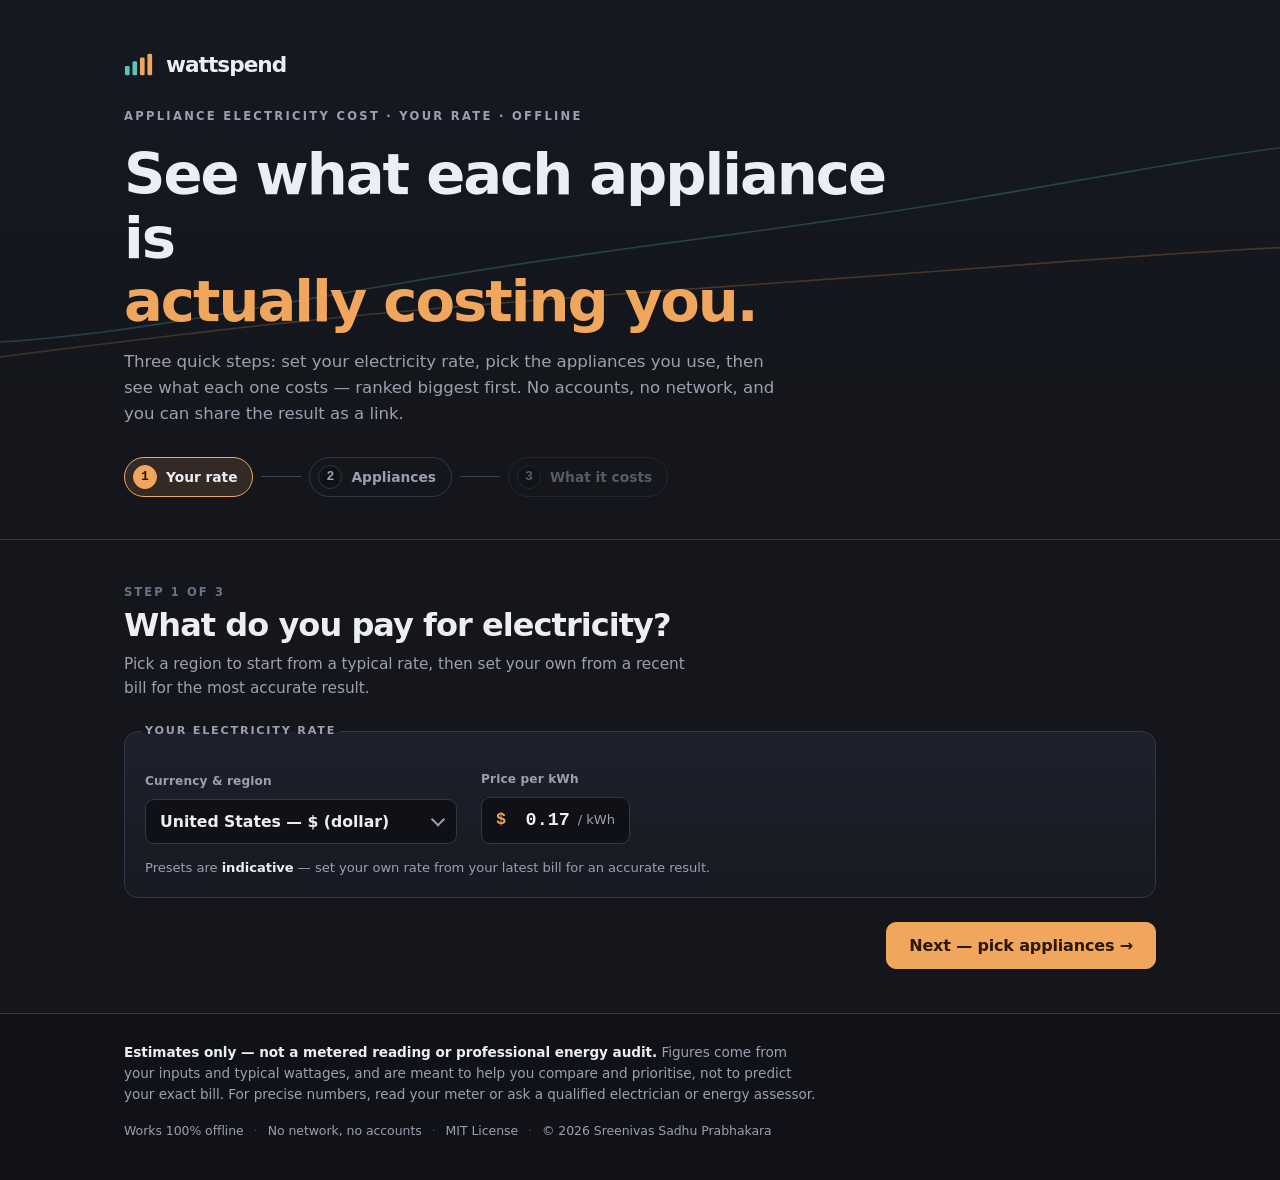
<file: index.html>
<!doctype html>
<html lang="en">
<head>
  <meta charset="utf-8">
  <meta name="viewport" content="width=device-width, initial-scale=1">
  <meta http-equiv="Content-Security-Policy" content="default-src 'self'; connect-src 'none'; img-src 'self' data:; base-uri 'none'; form-action 'none'; frame-ancestors 'none'; object-src 'none'">
  <title>wattspend — Appliance Electricity Cost Calculator</title>
  <meta name="description" content="Find out what every appliance costs to run — per month and per year — on your own electricity rate. See the biggest money-drainers first. Private, offline, no sign-up.">
  <meta name="color-scheme" content="dark">
  <link rel="canonical" href="https://sreenivas-sadhu-prabhakara.github.io/wattspend/">
  <meta name="robots" content="index, follow, max-image-preview:large">
  <meta name="author" content="Sreenivas Sadhu Prabhakara">
  <meta name="keywords" content="appliance electricity cost calculator, how much does it cost to run an appliance, kWh cost calculator, home energy cost estimator, what uses the most electricity, electricity bill calculator, energy saving">
  <meta name="theme-color" content="#14161C" media="(prefers-color-scheme: dark)">
  <meta name="theme-color" content="#1B1E27" media="(prefers-color-scheme: light)">

  <!-- Open Graph -->
  <meta property="og:type" content="website">
  <meta property="og:site_name" content="wattspend">
  <meta property="og:title" content="wattspend — Appliance Electricity Cost Calculator">
  <meta property="og:description" content="Find out what every appliance costs to run — per month and per year — on your own electricity rate. See the biggest money-drainers first. Private, offline, no sign-up.">
  <meta property="og:url" content="https://sreenivas-sadhu-prabhakara.github.io/wattspend/">
  <meta property="og:locale" content="en_US">
  <meta property="og:image" content="https://sreenivas-sadhu-prabhakara.github.io/wattspend/og-image.png">
  <meta property="og:image:width" content="1200">
  <meta property="og:image:height" content="630">
  <meta property="og:image:alt" content="wattspend — see what each appliance costs to run">

  <!-- Twitter -->
  <meta name="twitter:card" content="summary_large_image">
  <meta name="twitter:title" content="wattspend — Appliance Electricity Cost Calculator">
  <meta name="twitter:description" content="Find out what every appliance costs to run — per month and per year — on your own electricity rate. See the biggest money-drainers first. Private, offline, no sign-up.">
  <meta name="twitter:image" content="https://sreenivas-sadhu-prabhakara.github.io/wattspend/og-image.png">
  <meta name="twitter:image:alt" content="wattspend — see what each appliance costs to run">

  <link rel="stylesheet" href="styles.css">
  <link rel="icon" href="favicon.svg" type="image/svg+xml">
  <link rel="apple-touch-icon" href="apple-touch-icon.png">
  <link rel="manifest" href="manifest.webmanifest">

  <!-- Structured data (data block; not affected by script-src) -->
  <script type="application/ld+json">
  {
    "@context": "https://schema.org",
    "@type": "WebApplication",
    "name": "wattspend",
    "description": "An appliance electricity cost calculator that shows what each appliance costs to run — per month and per year — on your own rate, ranked by cost so you know what to fix first. Runs fully offline in your browser.",
    "url": "https://sreenivas-sadhu-prabhakara.github.io/wattspend/",
    "applicationCategory": "UtilitiesApplication",
    "operatingSystem": "Any (modern web browser)",
    "browserRequirements": "Requires a modern web browser with JavaScript enabled.",
    "isAccessibleForFree": true,
    "offers": { "@type": "Offer", "price": "0", "priceCurrency": "USD" },
    "license": "https://opensource.org/licenses/MIT",
    "author": { "@type": "Person", "name": "Sreenivas Sadhu Prabhakara" },
    "softwareVersion": "0.1.0",
    "featureList": [
      "Cost per appliance, per month and per year, on your own rate",
      "Appliances ranked by cost so you see the biggest drainers first",
      "Editable watts, hours per day, and days per week",
      "Currency presets for six regions you can override",
      "Transparent, visible kWh and cost formula",
      "Printable ranked cost summary",
      "Shareable result link that encodes your setup, plus native share",
      "Runs 100% offline in your browser"
    ]
  }
  </script>
  <script type="application/ld+json">
  {
    "@context": "https://schema.org",
    "@type": "FAQPage",
    "mainEntity": [
      {
        "@type": "Question",
        "name": "How do I calculate what an appliance costs to run?",
        "acceptedAnswer": {
          "@type": "Answer",
          "text": "Multiply the appliance's power in watts by the hours you run it per day, then divide by 1000 to get kilowatt-hours (kWh) per day. Multiply by the days you use it and by your electricity rate per kWh to get the cost. wattspend does this for every appliance and ranks them by cost."
        }
      },
      {
        "@type": "Question",
        "name": "Which home appliances use the most electricity?",
        "acceptedAnswer": {
          "@type": "Answer",
          "text": "Usually anything that heats or cools: air conditioners, electric water heaters, space heaters, clothes dryers, and always-on appliances like the fridge and freezer. Because they run long hours or draw high power, they dominate most electricity bills — which is why wattspend ranks by cost."
        }
      },
      {
        "@type": "Question",
        "name": "Does wattspend send my data anywhere?",
        "acceptedAnswer": {
          "@type": "Answer",
          "text": "No. wattspend runs entirely in your browser and a strict Content-Security-Policy blocks all network requests, so it cannot send data anywhere even if it tried. Your appliances and rate are saved only in your own browser's local storage."
        }
      },
      {
        "@type": "Question",
        "name": "Are the appliance wattages and costs exact?",
        "acceptedAnswer": {
          "@type": "Answer",
          "text": "They are realistic estimates, not a metered reading. Defaults use typical effective wattages, and appliances that cycle on and off (like fridges) use an effective figure so the daily kWh is believable. Edit the watts, hours, and rate to match your own appliances and bill for a closer number."
        }
      },
      {
        "@type": "Question",
        "name": "Can I share my electricity cost estimate?",
        "acceptedAnswer": {
          "@type": "Answer",
          "text": "Yes. wattspend builds a link that encodes your rate and the appliances you picked, so anyone who opens it sees the same breakdown. On a phone you can also use the native share sheet. Nothing is uploaded to a server — the details travel inside the link itself."
        }
      }
    ]
  }
  </script>
</head>
<body>
  <a class="skip-link" href="#app">Skip to my appliances</a>

  <!-- ============ HERO ============ -->
  <header class="hero" id="top">
    <div class="hero__wave" aria-hidden="true">
      <svg class="wave" viewBox="0 0 1440 320" preserveAspectRatio="xMidYMid slice" role="presentation">
        <path class="wave__line wave__line--1" d="" />
        <path class="wave__line wave__line--2" d="" />
      </svg>
    </div>

    <div class="hero__inner">
      <div class="brand">
        <svg class="brand__mark" viewBox="0 0 32 32" aria-hidden="true">
          <rect x="1"  y="17" width="5" height="10" rx="1.5"/>
          <rect x="9"  y="12" width="5" height="15" rx="1.5"/>
          <rect x="17" y="8"  width="5" height="19" rx="1.5" class="brand__mark--cost"/>
          <rect x="25" y="4"  width="5" height="23" rx="1.5" class="brand__mark--cost"/>
        </svg>
        <span class="brand__word">wattspend</span>
      </div>

      <p class="eyebrow">Appliance electricity cost &middot; your rate &middot; offline</p>
      <h1 class="hero__title">See what each appliance is<br><span class="hero__accent">actually costing you.</span></h1>
      <p class="hero__lede">
        Three quick steps: set your electricity rate, pick the appliances you use, then see what each one
        costs &mdash; ranked biggest first. No accounts, no network, and you can share the result as a link.
      </p>

      <ol class="stepper" id="stepper" aria-label="Progress">
        <li class="stepper__item"><button type="button" class="stepper__btn" data-goto="1"><span class="stepper__n">1</span><span class="stepper__t">Your rate</span></button></li>
        <li class="stepper__sep" aria-hidden="true"></li>
        <li class="stepper__item"><button type="button" class="stepper__btn" data-goto="2"><span class="stepper__n">2</span><span class="stepper__t">Appliances</span></button></li>
        <li class="stepper__sep" aria-hidden="true"></li>
        <li class="stepper__item"><button type="button" class="stepper__btn" data-goto="3"><span class="stepper__n">3</span><span class="stepper__t">What it costs</span></button></li>
      </ol>
    </div>
  </header>

  <main id="app">
    <!-- ============ STEP 1 — YOUR RATE ============ -->
    <section class="step" id="step1" aria-labelledby="s1h" tabindex="-1">
      <div class="step__inner">
        <p class="step__kicker">Step 1 of 3</p>
        <h2 class="step__title" id="s1h">What do you pay for electricity?</h2>
        <p class="step__sub">Pick a region to start from a typical rate, then set your own from a recent bill for the most accurate result.</p>

        <fieldset class="panel">
          <legend class="panel__legend">Your electricity rate</legend>
          <div class="rate__row">
            <div class="rate__field">
              <label for="currency">Currency &amp; region</label>
              <div class="select-wrap">
                <select id="currency" aria-describedby="rateHint"></select>
              </div>
            </div>
            <div class="rate__field rate__field--price">
              <label for="rate">Price per kWh</label>
              <div class="rate__input">
                <span class="rate__sym" id="rateSym" aria-hidden="true">$</span>
                <input type="number" id="rate" min="0" step="0.01" inputmode="decimal" value="0.17">
                <span class="rate__unit">/ kWh</span>
              </div>
            </div>
          </div>
          <p class="panel__hint" id="rateHint">Presets are <strong>indicative</strong> &mdash; set your own rate from your latest bill for an accurate result.</p>
        </fieldset>

        <div class="step__nav">
          <span aria-hidden="true"></span>
          <button type="button" class="btn btn--primary btn--next" id="toStep2">Next &mdash; pick appliances <span aria-hidden="true">&rarr;</span></button>
        </div>
      </div>
    </section>

    <!-- ============ STEP 2 — PICK APPLIANCES ============ -->
    <section class="step" id="step2" aria-labelledby="s2h" tabindex="-1" hidden>
      <div class="step__inner">
        <p class="step__kicker">Step 2 of 3</p>
        <h2 class="step__title" id="s2h">Which appliances do you have?</h2>
        <p class="step__sub">Tick the ones you use and set how many of each. You can fine-tune watts and hours in the next step.</p>

        <div class="picker" id="picker" role="group" aria-label="Choose your appliances"></div>

        <div class="step__nav">
          <button type="button" class="btn btn--ghost" id="backTo1"><span aria-hidden="true">&larr;</span> Back</button>
          <span class="pick-count" id="pickCount" aria-live="polite">Nothing picked yet</span>
          <button type="button" class="btn btn--primary btn--next" id="toStep3" disabled>Compute my cost <span aria-hidden="true">&rarr;</span></button>
        </div>
      </div>
    </section>

    <!-- ============ STEP 3 — WHAT IT COSTS ============ -->
    <section class="step step--result" id="step3" aria-labelledby="s3h" tabindex="-1" hidden>
      <!-- sticky totals -->
      <section class="totals" aria-labelledby="totalsHeading">
        <div class="totals__inner">
          <h2 class="totals__heading" id="totalsHeading">Estimated bill from your appliances <span class="totals__rate" id="totalsRate"></span></h2>
          <div class="totals__figures">
            <div class="figure"><span class="figure__val" id="totalMonth">&mdash;</span><span class="figure__lab">per month</span></div>
            <div class="figure figure--year"><span class="figure__val" id="totalYear">&mdash;</span><span class="figure__lab">per year</span></div>
            <div class="figure figure--kwh"><span class="figure__val" id="totalKwh">&mdash;</span><span class="figure__lab">kWh / month</span></div>
          </div>
          <div class="totals__actions">
            <button type="button" class="btn btn--primary" id="shareBtn">Share result</button>
            <button type="button" class="btn btn--ghost" id="printBtn">Print</button>
          </div>
        </div>
      </section>

      <div class="result__body">
        <div class="result__head">
          <div>
            <p class="step__kicker">Step 3 of 3</p>
            <h2 class="step__title" id="s3h">What it&rsquo;s costing you</h2>
          </div>
          <div class="result__nav">
            <button type="button" class="btn btn--ghost" id="editPick"><span aria-hidden="true">&larr;</span> Edit appliances</button>
            <button type="button" class="btn btn--ghost" id="resetBtn">Start over</button>
          </div>
        </div>

        <!-- biggest wins -->
        <section class="wins" id="wins" aria-labelledby="winsHeading" hidden>
          <h2 class="wins__heading" id="winsHeading">Where your money goes</h2>
          <div class="wins__grid" id="winsGrid"></div>
        </section>

        <!-- ranked appliances -->
        <section class="ranking" aria-labelledby="rankHeading">
          <div class="ranking__head">
            <h2 class="ranking__heading" id="rankHeading">Your appliances, most expensive first</h2>
            <p class="ranking__note">Edit watts, hours a day, days a week, or how many you have. Everything recomputes as you type.</p>
          </div>

          <ol class="applist" id="applist" aria-label="Appliances ranked by cost"></ol>

          <p class="applist__empty" id="emptyState" hidden>
            No appliances yet. <button type="button" class="linkbtn" id="emptyPick">Pick some appliances</button> to see what they cost.
          </p>
        </section>

        <!-- formula / trust -->
        <section class="method" aria-labelledby="methodHeading">
          <h2 class="method__heading" id="methodHeading">How the numbers are worked out</h2>
          <div class="method__grid">
            <div class="formula">
              <p class="formula__line"><span class="formula__lhs">kWh / day</span> = watts &times; hours&#8202;per&#8202;day &divide; 1000</p>
              <p class="formula__line"><span class="formula__lhs">kWh / month</span> = kWh&#8202;per&#8202;day &times; (days&#8202;per&#8202;week &divide; 7) &times; 30.44</p>
              <p class="formula__line"><span class="formula__lhs">cost</span> = kWh &times; how&#8202;many &times; your&#8202;rate&#8202;per&#8202;kWh</p>
            </div>
            <p class="method__prose">
              30.44 is the average number of days in a month, so a 7-day-a-week appliance is counted for a
              full month. For always-on or cycling appliances like a fridge or router, the defaults use an
              <em>effective</em> wattage &mdash; a fridge doesn't pull its full compressor rating around the
              clock, so counting it at that would badly overstate the cost. Change any number to match your
              own appliance, and the ranking and totals update instantly.
            </p>
          </div>
        </section>
      </div>

      <div class="toast" id="toast" role="status" aria-live="polite"></div>
    </section>
  </main>

  <!-- ============ FOOTER ============ -->
  <footer class="foot">
    <div class="foot__inner">
      <p class="foot__disclaimer">
        <strong>Estimates only &mdash; not a metered reading or professional energy audit.</strong>
        Figures come from your inputs and typical wattages, and are meant to help you compare and
        prioritise, not to predict your exact bill. For precise numbers, read your meter or ask a
        qualified electrician or energy assessor.
      </p>
      <p class="foot__meta">
        <span>Works 100% offline</span><span class="foot__dot">&middot;</span>
        <span>No network, no accounts</span><span class="foot__dot">&middot;</span>
        <span>MIT&nbsp;License</span><span class="foot__dot">&middot;</span>
        <span>&copy; 2026 Sreenivas&nbsp;Sadhu&nbsp;Prabhakara</span>
      </p>
    </div>
  </footer>

  <script src="app.js" defer></script>
</body>
</html>
</file>
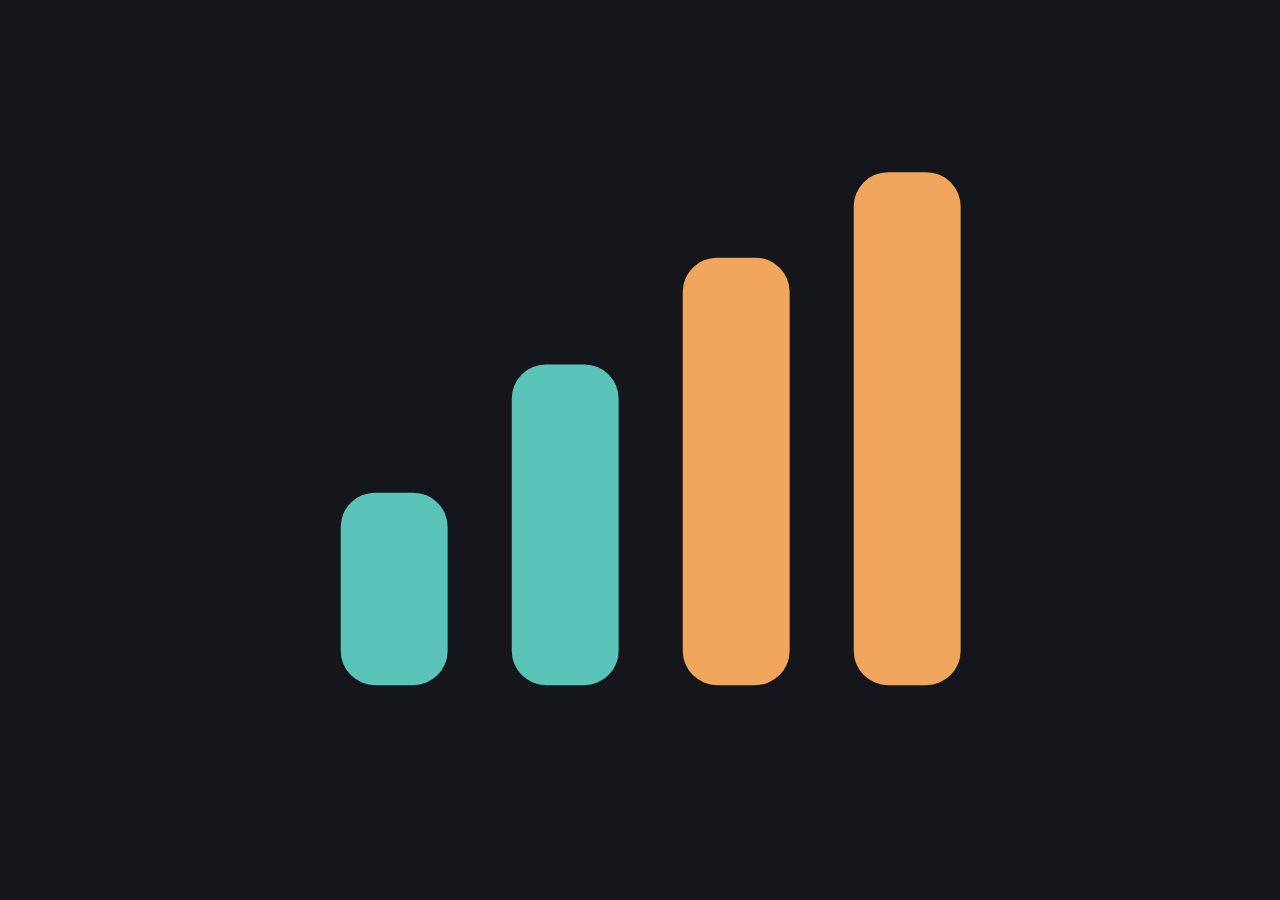
<file: assets/icon.html>
<!doctype html>
<html lang="en">
<head>
<meta charset="utf-8">
<style>
  * { box-sizing: border-box; margin: 0; padding: 0; }
  html, body { width: 100%; height: 100%; overflow: hidden; background: #14161C; }
  body { display: grid; place-items: center; }
  /* 12% safe padding on each side -> mark fills the middle 76vmin */
  .mark { width: 76vmin; height: 76vmin; display: block; }
</style>
</head>
<body>
  <svg class="mark" viewBox="0 0 32 32" aria-hidden="true">
    <rect x="2"  y="18" width="5" height="9"  rx="1.6" fill="#5BC4B8"/>
    <rect x="10" y="12" width="5" height="15" rx="1.6" fill="#5BC4B8"/>
    <rect x="18" y="7"  width="5" height="20" rx="1.6" fill="#F0A65C"/>
    <rect x="26" y="3"  width="5" height="24" rx="1.6" fill="#F0A65C"/>
  </svg>
</body>
</html>
</file>
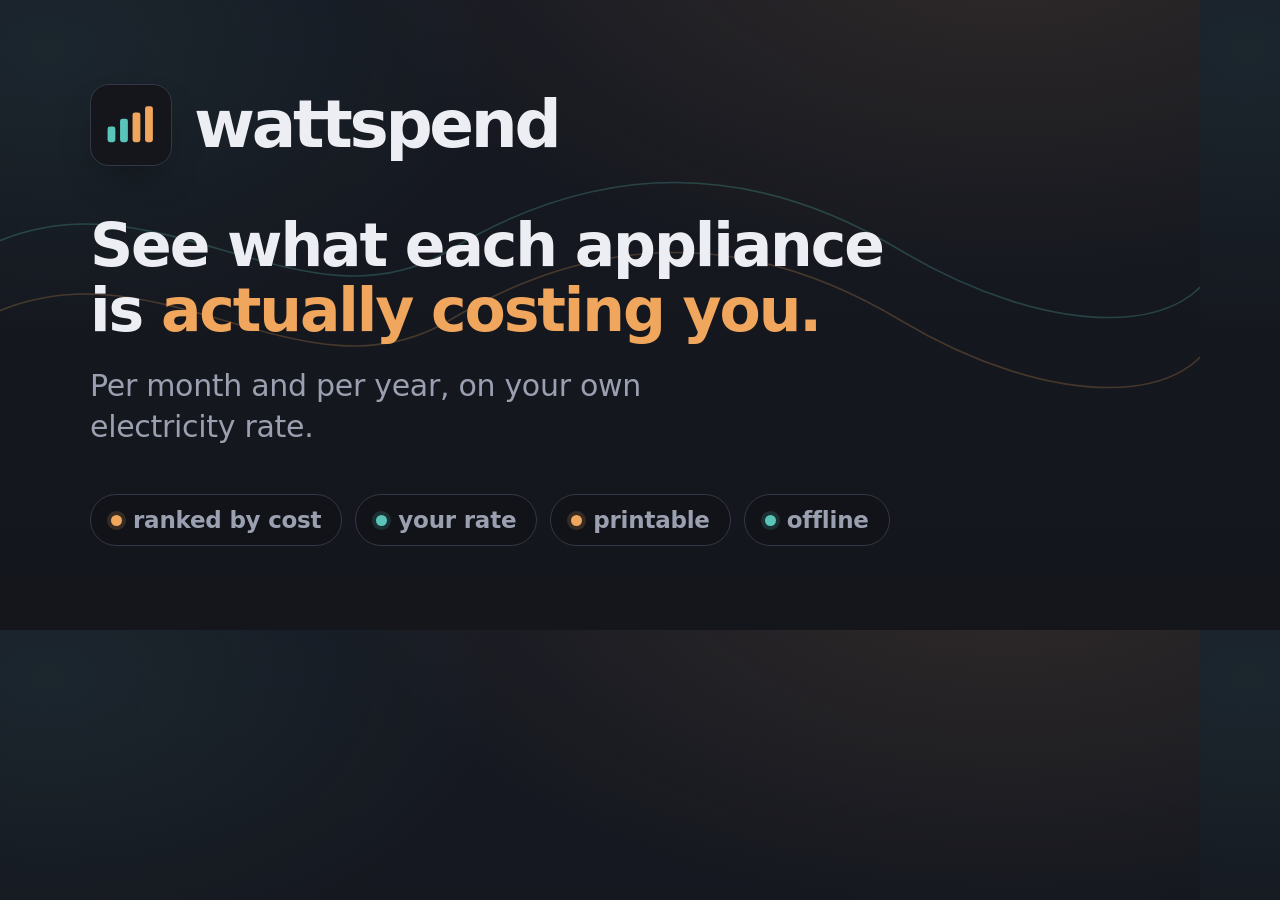
<file: assets/og.html>
<!doctype html>
<html lang="en">
<head>
<meta charset="utf-8">
<style>
  :root {
    --ink:    #14161C;
    --panel:  #1B1E27;
    --line:   #333747;
    --paper:  #ECEEF3;
    --mute:   #9BA0B0;
    --cost:   #F0A65C;
    --save:   #5BC4B8;
    --sans: system-ui, -apple-system, "Segoe UI", Roboto, Helvetica, Arial, sans-serif;
    --mono: ui-monospace, "SF Mono", Menlo, Consolas, "Liberation Mono", monospace;
  }
  * { box-sizing: border-box; margin: 0; padding: 0; }
  html, body { width: 1200px; height: 630px; overflow: hidden; }
  body {
    position: relative;
    background:
      radial-gradient(1100px 600px at 84% -12%, rgba(240,166,92,0.12), transparent 60%),
      radial-gradient(820px 520px at 4% 8%, rgba(91,196,184,0.08), transparent 55%),
      linear-gradient(180deg, #161922 0%, #14161C 100%);
    font-family: var(--sans);
    color: var(--paper);
    -webkit-font-smoothing: antialiased;
  }

  /* AC waveform signature */
  .wave { position: absolute; inset: 0; width: 1200px; height: 630px; opacity: 0.5; }
  .wave path { fill: none; stroke-width: 1.6; }
  .wave .w-save { stroke: rgba(91,196,184,0.5); }
  .wave .w-cost { stroke: rgba(240,166,92,0.45); }

  .frame {
    position: absolute; inset: 0;
    padding: 84px 90px;
    display: flex; flex-direction: column;
    justify-content: space-between;
  }

  .brand { display: flex; align-items: center; gap: 22px; }
  .mark {
    width: 82px; height: 82px; border-radius: 19px;
    background: var(--ink);
    border: 1px solid var(--line);
    box-shadow: 0 18px 44px -22px rgba(0,0,0,0.8);
    display: grid; place-items: center;
  }
  .mark svg { width: 50px; height: 50px; }
  .wordmark { font-size: 66px; font-weight: 800; letter-spacing: -0.05em; line-height: 1; color: var(--paper); }

  .headline { max-width: 920px; }
  .headline h1 {
    font-size: 60px; font-weight: 800; letter-spacing: -0.035em;
    line-height: 1.08; color: var(--paper);
  }
  .headline .cost { color: var(--cost); }
  .headline p {
    margin-top: 24px;
    font-size: 30px; font-weight: 500; letter-spacing: -0.01em;
    color: var(--mute); line-height: 1.35; max-width: 30ch;
  }

  .chips { display: flex; align-items: center; gap: 13px; }
  .chip {
    display: inline-flex; align-items: center; gap: 11px;
    padding: 12px 20px;
    border: 1px solid var(--line);
    border-radius: 999px;
    background: rgba(15,17,22,0.5);
    font-size: 23px; font-weight: 600; letter-spacing: -0.01em;
    color: var(--mute);
  }
  .chip .dot { width: 11px; height: 11px; border-radius: 50%; }
  .chip .dot--cost { background: var(--cost); box-shadow: 0 0 0 4px rgba(240,166,92,0.16); }
  .chip .dot--save { background: var(--save); box-shadow: 0 0 0 4px rgba(91,196,184,0.16); }
</style>
</head>
<body>
  <svg class="wave" viewBox="0 0 1200 630" preserveAspectRatio="none" aria-hidden="true">
    <path class="w-save" d="M-20 250 C 150 160, 300 340, 450 250 S 750 160, 900 250 S 1200 340, 1220 250"/>
    <path class="w-cost" d="M-20 320 C 150 230, 300 410, 450 320 S 750 230, 900 320 S 1200 410, 1220 320"/>
  </svg>

  <div class="frame">
    <div class="brand">
      <span class="mark">
        <svg viewBox="0 0 32 32" aria-hidden="true">
          <rect x="1"  y="17" width="5" height="10" rx="1.5" fill="#5BC4B8"/>
          <rect x="9"  y="12" width="5" height="15" rx="1.5" fill="#5BC4B8"/>
          <rect x="17" y="8"  width="5" height="19" rx="1.5" fill="#F0A65C"/>
          <rect x="25" y="4"  width="5" height="23" rx="1.5" fill="#F0A65C"/>
        </svg>
      </span>
      <span class="wordmark">wattspend</span>
    </div>

    <div class="headline">
      <h1>See what each appliance<br>is <span class="cost">actually costing you.</span></h1>
      <p>Per month and per year, on your own electricity rate.</p>
    </div>

    <div class="chips">
      <span class="chip"><span class="dot dot--cost"></span>ranked by cost</span>
      <span class="chip"><span class="dot dot--save"></span>your rate</span>
      <span class="chip"><span class="dot dot--cost"></span>printable</span>
      <span class="chip"><span class="dot dot--save"></span>offline</span>
    </div>
  </div>
</body>
</html>
</file>
<file: styles.css>
/* ============================================================
   wattspend — meter-room graphite. copper cost, cool savings.
   ============================================================ */

:root {
  --ink:     #14161C;
  --panel:   #1B1E27;
  --panel2:  #232735;
  --well:    #0F1116;
  --line:    #333747;
  --line2:   #3E4356;
  --paper:   #ECEEF3;
  --mute:    #9BA0B0;
  --dim:     #6C7286;

  --cost:    #F0A65C;   /* tungsten / sodium copper — the price of running it */
  --save:    #5BC4B8;   /* cool cyan — efficient / savings */
  --hot:     #E86A5C;   /* coral flag — the single biggest drainer */

  --cost-dim: rgba(240, 166, 92, 0.14);
  --save-dim: rgba(91, 196, 184, 0.15);
  --hot-dim:  rgba(232, 106, 92, 0.15);

  --sans: system-ui, -apple-system, "Segoe UI", Roboto, Helvetica, Arial, sans-serif;
  --mono: ui-monospace, "SF Mono", Menlo, Consolas, "Liberation Mono", monospace;

  --radius: 14px;
  --radius-sm: 9px;
  --shadow: 0 20px 48px -26px rgba(0,0,0,0.8);
  --wrap: 1120px;
  --ease: cubic-bezier(0.22, 0.61, 0.36, 1);
}

* { box-sizing: border-box; }
html { -webkit-text-size-adjust: 100%; scroll-behavior: smooth; }

body {
  margin: 0;
  background: var(--ink);
  color: var(--paper);
  font-family: var(--sans);
  font-size: 16px;
  line-height: 1.55;
  letter-spacing: -0.003em;
  -webkit-font-smoothing: antialiased;
  text-rendering: optimizeLegibility;
}

/* Ambient depth — a faint copper glow at the meter, cool wash opposite */
body::before {
  content: "";
  position: fixed;
  inset: 0;
  z-index: -1;
  background:
    radial-gradient(1100px 600px at 84% -10%, rgba(240,166,92,0.07), transparent 60%),
    radial-gradient(820px 520px at 6% 6%, rgba(91,196,184,0.05), transparent 55%);
  pointer-events: none;
}

h1, h2, h3 { margin: 0; font-weight: 700; letter-spacing: -0.02em; line-height: 1.1; }
p { margin: 0; }
em { font-style: normal; }

/* mono figures everywhere money/energy shows up */
.mono, .num { font-family: var(--mono); font-variant-numeric: tabular-nums; }

.skip-link {
  position: absolute; left: 12px; top: -60px;
  background: var(--cost); color: #2a1802;
  padding: 10px 16px; border-radius: 10px; font-weight: 700;
  z-index: 60; transition: top 0.18s var(--ease); text-decoration: none;
}
.skip-link:focus { top: 12px; }

/* --- shared focus ring --- */
a:focus-visible,
button:focus-visible,
input:focus-visible,
select:focus-visible {
  outline: 3px solid var(--save);
  outline-offset: 2px;
  border-radius: 6px;
}

.eyebrow {
  font-size: 0.72rem;
  text-transform: uppercase;
  letter-spacing: 0.2em;
  color: var(--mute);
  font-weight: 600;
}

/* ============================================================
   HERO + waveform signature
   ============================================================ */
.hero {
  position: relative;
  overflow: hidden;
  border-bottom: 1px solid var(--line);
  background:
    linear-gradient(180deg, rgba(20,22,28,0) 0%, rgba(20,22,28,0.5) 60%, var(--ink) 100%),
    linear-gradient(180deg, #161922 0%, #14161C 100%);
}
.hero__wave {
  position: absolute; inset: 0;
  z-index: 0;
  opacity: 0.85;
  mask-image: linear-gradient(180deg, transparent 0%, #000 30%, #000 60%, transparent 96%);
  -webkit-mask-image: linear-gradient(180deg, transparent 0%, #000 30%, #000 60%, transparent 96%);
}
.wave { width: 100%; height: 100%; display: block; }
.wave__line { fill: none; stroke-width: 1.6; vector-effect: non-scaling-stroke; }
.wave__line--1 { stroke: rgba(91,196,184,0.30); }
.wave__line--2 { stroke: rgba(240,166,92,0.26); }

.hero__inner {
  position: relative;
  z-index: 1;
  max-width: var(--wrap);
  margin: 0 auto;
  padding: clamp(26px, 4.5vw, 48px) clamp(20px, 5vw, 44px) clamp(28px, 3.4vw, 42px);
}

/* wordmark — tight heavy grotesk feel via weight + negative tracking */
.brand { display: inline-flex; align-items: center; gap: 12px; }
.brand__mark { width: 30px; height: 30px; }
.brand__mark rect { fill: var(--save); }
.brand__mark .brand__mark--cost { fill: var(--cost); }
.brand__word {
  font-size: 1.35rem; font-weight: 800; letter-spacing: -0.045em; color: var(--paper);
}

.hero__title {
  font-size: clamp(2.1rem, 5.6vw, 3.6rem);
  font-weight: 800;
  letter-spacing: -0.035em;
  margin: 18px 0 0;
  max-width: 20ch;
}
.hero__accent { color: var(--cost); }

.hero__lede {
  margin-top: 16px;
  max-width: 62ch;
  color: var(--mute);
  font-size: clamp(0.98rem, 1.3vw, 1.1rem);
}

/* eyebrow spacing under wordmark */
.hero .eyebrow { margin-top: 20px; }

/* ============================================================
   RATE SETUP
   ============================================================ */
.rate { margin-top: clamp(22px, 2.8vw, 30px); }

.panel {
  border: 1px solid var(--line);
  background: linear-gradient(180deg, rgba(35,39,53,0.6), rgba(27,30,39,0.6));
  border-radius: var(--radius);
  padding: 18px 20px 20px;
  margin: 0;
  min-width: 0;
}
.panel__legend {
  font-size: 0.7rem;
  text-transform: uppercase;
  letter-spacing: 0.16em;
  font-weight: 700;
  color: var(--mute);
  padding: 0 4px;
  margin-left: -4px;
}
.panel__hint {
  margin-top: 14px;
  font-size: 0.82rem;
  color: var(--mute);
  line-height: 1.45;
}
.panel__hint strong { color: var(--paper); }

.rate__row {
  display: flex;
  flex-wrap: wrap;
  gap: 16px 24px;
  margin-top: 12px;
  align-items: flex-end;
}
.rate__field { display: flex; flex-direction: column; gap: 8px; min-width: 0; }
.rate__field label {
  font-size: 0.76rem; font-weight: 600; color: var(--mute); letter-spacing: 0.01em;
}
.rate__field--price { flex: 0 0 auto; }

.select-wrap { position: relative; }
.select-wrap::after {
  content: "";
  position: absolute; right: 14px; top: 50%;
  width: 8px; height: 8px;
  border-right: 2px solid var(--mute);
  border-bottom: 2px solid var(--mute);
  transform: translateY(-65%) rotate(45deg);
  pointer-events: none;
}
#currency {
  appearance: none; -webkit-appearance: none;
  font-family: var(--sans); font-size: 0.98rem; font-weight: 600;
  color: var(--paper);
  background: var(--well);
  border: 1px solid var(--line);
  border-radius: var(--radius-sm);
  padding: 12px 40px 12px 14px;
  width: 100%;
  min-width: 240px;
  cursor: pointer;
}
#currency:hover { border-color: var(--line2); }

.rate__input {
  display: inline-flex; align-items: center;
  background: var(--well);
  border: 1px solid var(--line);
  border-radius: var(--radius-sm);
  padding: 0 14px;
  transition: border-color 0.16s var(--ease);
}
.rate__input:hover { border-color: var(--line2); }
.rate__input:focus-within { border-color: var(--cost); outline: 3px solid var(--cost-dim); outline-offset: 0; }
.rate__sym { font-family: var(--mono); font-weight: 700; color: var(--cost); font-size: 1.05rem; }
.rate__unit { font-size: 0.82rem; color: var(--mute); white-space: nowrap; }
#rate {
  font-family: var(--mono); font-variant-numeric: tabular-nums;
  font-size: 1.15rem; font-weight: 600; color: var(--paper);
  background: transparent; border: none; outline: none;
  padding: 12px 8px; width: 6.5ch; text-align: right;
  -moz-appearance: textfield;
}
#rate::-webkit-outer-spin-button, #rate::-webkit-inner-spin-button { -webkit-appearance: none; margin: 0; }

/* ============================================================
   BUTTONS
   ============================================================ */
.btn {
  font-family: var(--sans);
  font-weight: 700;
  font-size: 0.95rem;
  letter-spacing: -0.01em;
  border-radius: 10px;
  cursor: pointer;
  border: 1px solid transparent;
  padding: 11px 20px;
  transition: transform 0.12s var(--ease), background 0.16s var(--ease), border-color 0.16s var(--ease), color 0.16s var(--ease);
}
.btn:active { transform: translateY(1px); }
.btn--ghost {
  background: var(--panel2);
  color: var(--paper);
  border-color: var(--line);
}
.btn--ghost:hover { border-color: var(--line2); background: #2a2f40; }
.btn--add {
  background: transparent;
  color: var(--save);
  border-color: var(--line);
  padding: 9px 14px;
  font-size: 0.88rem;
}
.btn--add:hover { border-color: var(--save); background: var(--save-dim); }

/* ============================================================
   TOTALS BAR (sticky)
   ============================================================ */
.totals {
  position: sticky;
  top: 0;
  z-index: 30;
  background: rgba(15,17,22,0.9);
  backdrop-filter: blur(12px);
  -webkit-backdrop-filter: blur(12px);
  border-bottom: 1px solid var(--line);
}
.totals__inner {
  max-width: var(--wrap);
  margin: 0 auto;
  padding: 14px clamp(20px, 5vw, 44px);
  display: flex;
  align-items: center;
  justify-content: space-between;
  gap: 18px 26px;
  flex-wrap: wrap;
}
.totals__heading {
  font-size: 0.72rem; text-transform: uppercase; letter-spacing: 0.16em;
  color: var(--mute); font-weight: 700;
  flex: 1 1 100%;
  margin-bottom: -4px;
}
.totals__figures { display: flex; align-items: baseline; gap: 22px 30px; flex-wrap: wrap; }
.figure { display: flex; flex-direction: column; gap: 1px; }
.figure__val {
  font-family: var(--mono); font-variant-numeric: tabular-nums;
  font-size: 1.7rem; font-weight: 700; line-height: 1; color: var(--cost);
}
.figure--year .figure__val { color: var(--cost); }
.figure--kwh .figure__val { color: var(--paper); font-size: 1.3rem; }
.figure__lab { font-size: 0.72rem; color: var(--mute); letter-spacing: 0.04em; }
.totals__actions { display: flex; gap: 10px; flex-wrap: wrap; }

/* ============================================================
   BIGGEST WINS
   ============================================================ */
.wins {
  max-width: var(--wrap);
  margin: 0 auto;
  padding: clamp(26px, 4vw, 40px) clamp(20px, 5vw, 44px) 0;
}
.wins__heading {
  font-size: 0.72rem; text-transform: uppercase; letter-spacing: 0.18em;
  color: var(--mute); font-weight: 700; margin-bottom: 14px;
}
.wins__grid {
  display: grid;
  grid-template-columns: repeat(auto-fit, minmax(240px, 1fr));
  gap: 14px;
}
.win {
  border: 1px solid var(--line);
  border-radius: var(--radius);
  background: var(--panel);
  padding: 16px 18px 18px;
  position: relative;
  overflow: hidden;
}
.win::before {
  content: "";
  position: absolute; left: 0; top: 0; bottom: 0; width: 4px;
  background: var(--cost);
}
.win--top::before { background: var(--hot); }
.win__rank {
  font-family: var(--mono); font-size: 0.72rem; font-weight: 700;
  color: var(--dim); letter-spacing: 0.06em;
}
.win__name { font-size: 1.02rem; font-weight: 700; margin-top: 2px; }
.win__share {
  display: inline-flex; align-items: baseline; gap: 6px;
  margin-top: 6px; font-size: 0.82rem; color: var(--mute);
}
.win__share b { font-family: var(--mono); font-variant-numeric: tabular-nums; color: var(--cost); font-weight: 700; font-size: 1.05rem; }
.win--top .win__share b { color: var(--hot); }
.win__tip {
  margin-top: 12px; font-size: 0.86rem; color: var(--mute); line-height: 1.45;
  padding-top: 12px; border-top: 1px solid var(--line);
}
.win__tip strong { color: var(--save); font-weight: 700; }

/* ============================================================
   RANKED APPLIANCES
   ============================================================ */
.ranking {
  max-width: var(--wrap);
  margin: 0 auto;
  padding: clamp(26px, 4vw, 40px) clamp(20px, 5vw, 44px) 0;
}
.ranking__head { margin-bottom: 16px; }
.ranking__heading { font-size: clamp(1.2rem, 2.4vw, 1.5rem); letter-spacing: -0.025em; }
.ranking__note { margin-top: 6px; font-size: 0.88rem; color: var(--mute); }

.applist { list-style: none; margin: 0; padding: 0; display: flex; flex-direction: column; gap: 12px; }

.appliance {
  border: 1px solid var(--line);
  border-radius: var(--radius);
  background: var(--panel);
  box-shadow: var(--shadow);
  overflow: hidden;
  transition: border-color 0.16s var(--ease);
}
.appliance:hover { border-color: var(--line2); }
.appliance.is-top { border-color: rgba(232,106,92,0.4); }

.appliance__main {
  display: grid;
  grid-template-columns: auto 1fr auto;
  align-items: center;
  gap: 8px 18px;
  padding: 15px 18px;
}
.appliance__rank {
  font-family: var(--mono); font-variant-numeric: tabular-nums;
  font-size: 0.9rem; font-weight: 700; color: var(--dim);
  width: 2.4ch; text-align: right;
}
.appliance.is-top .appliance__rank { color: var(--hot); }

.appliance__id { min-width: 0; }
.appliance__name {
  font-size: 1.04rem; font-weight: 700; letter-spacing: -0.015em;
  display: flex; align-items: center; gap: 9px; flex-wrap: wrap;
}
.appliance__flag {
  font-size: 0.6rem; font-weight: 800; text-transform: uppercase; letter-spacing: 0.08em;
  color: var(--hot); background: var(--hot-dim);
  border: 1px solid rgba(232,106,92,0.45);
  padding: 2px 7px; border-radius: 999px; white-space: nowrap;
}
.appliance__bar {
  margin-top: 9px;
  height: 8px; border-radius: 999px;
  background: var(--well);
  border: 1px solid var(--line);
  overflow: hidden;
}
.appliance__bar span {
  display: block; height: 100%; border-radius: 999px;
  background: linear-gradient(90deg, #c9823e, var(--cost));
  transition: width 0.5s var(--ease);
}
.appliance.is-top .appliance__bar span { background: linear-gradient(90deg, #c9503f, var(--hot)); }

.appliance__cost { text-align: right; white-space: nowrap; }
.appliance__month {
  font-family: var(--mono); font-variant-numeric: tabular-nums;
  font-size: 1.24rem; font-weight: 700; color: var(--cost); line-height: 1.1;
}
.appliance.is-top .appliance__month { color: var(--hot); }
.appliance__sub {
  font-family: var(--mono); font-variant-numeric: tabular-nums;
  font-size: 0.76rem; color: var(--mute); margin-top: 2px;
}
.appliance__share {
  font-size: 0.72rem; color: var(--dim); margin-top: 1px;
}

/* editable controls row */
.appliance__edit {
  display: flex; flex-wrap: wrap; align-items: flex-end; gap: 12px 16px;
  padding: 12px 18px 15px;
  border-top: 1px solid var(--line);
  background: rgba(15,17,22,0.4);
}
.knob { display: flex; flex-direction: column; gap: 5px; }
.knob label { font-size: 0.68rem; font-weight: 600; color: var(--mute); text-transform: uppercase; letter-spacing: 0.06em; }
.knob__input { display: inline-flex; align-items: center; background: var(--well); border: 1px solid var(--line); border-radius: var(--radius-sm); padding: 0 10px; transition: border-color 0.16s var(--ease); }
.knob__input:hover { border-color: var(--line2); }
.knob__input:focus-within { border-color: var(--save); }
.knob input {
  font-family: var(--mono); font-variant-numeric: tabular-nums;
  font-size: 0.98rem; font-weight: 600; color: var(--paper);
  background: transparent; border: none; outline: none;
  padding: 8px 4px; text-align: right;
  -moz-appearance: textfield;
}
.knob input::-webkit-outer-spin-button, .knob input::-webkit-inner-spin-button { -webkit-appearance: none; margin: 0; }
.knob input.knob--w { width: 5ch; }
.knob input.knob--h, .knob input.knob--d { width: 4ch; }
.knob__unit { font-size: 0.76rem; color: var(--dim); margin-left: 3px; }
.appliance__remove {
  margin-left: auto;
  font-family: var(--sans); font-size: 0.82rem; font-weight: 600;
  color: var(--mute); background: transparent;
  border: 1px solid var(--line); border-radius: 8px;
  padding: 8px 12px; cursor: pointer;
  transition: color 0.14s var(--ease), border-color 0.14s var(--ease);
}
.appliance__remove:hover { color: var(--hot); border-color: rgba(232,106,92,0.5); }

.applist__empty {
  border: 1px dashed var(--line);
  border-radius: var(--radius);
  padding: 28px 22px;
  text-align: center;
  color: var(--mute);
  font-size: 0.95rem;
}

/* ============================================================
   LIBRARY
   ============================================================ */
.library {
  max-width: var(--wrap);
  margin: 0 auto;
  padding: clamp(30px, 4.5vw, 46px) clamp(20px, 5vw, 44px) 0;
}
.library__head { margin-bottom: 16px; }
.library__heading { font-size: clamp(1.2rem, 2.4vw, 1.5rem); letter-spacing: -0.025em; }
.library__note { margin-top: 6px; font-size: 0.88rem; color: var(--mute); }
.library__grid {
  display: grid;
  grid-template-columns: repeat(auto-fill, minmax(220px, 1fr));
  gap: 10px;
}
.lib {
  display: flex; align-items: center; gap: 12px;
  border: 1px solid var(--line);
  border-radius: var(--radius-sm);
  background: var(--panel);
  padding: 11px 13px;
  text-align: left;
  cursor: pointer;
  transition: border-color 0.14s var(--ease), background 0.14s var(--ease);
}
.lib:hover { border-color: var(--save); background: var(--panel2); }
.lib:disabled { opacity: 0.4; cursor: default; border-color: var(--line); background: var(--panel); }
.lib__plus {
  flex: none; width: 26px; height: 26px; border-radius: 7px;
  display: grid; place-items: center;
  background: var(--save-dim); color: var(--save);
  font-family: var(--mono); font-weight: 700; font-size: 1.05rem; line-height: 1;
  border: 1px solid rgba(91,196,184,0.3);
}
.lib:disabled .lib__plus { background: var(--well); color: var(--dim); border-color: var(--line); }
.lib__body { min-width: 0; }
.lib__name { font-size: 0.9rem; font-weight: 600; color: var(--paper); }
.lib__spec {
  font-family: var(--mono); font-variant-numeric: tabular-nums;
  font-size: 0.72rem; color: var(--mute); margin-top: 1px;
}

/* ============================================================
   METHOD / FORMULA
   ============================================================ */
.method {
  max-width: var(--wrap);
  margin: 0 auto;
  padding: clamp(30px, 4.5vw, 46px) clamp(20px, 5vw, 44px) clamp(40px, 6vw, 64px);
}
.method__heading { font-size: clamp(1.2rem, 2.4vw, 1.5rem); letter-spacing: -0.025em; margin-bottom: 16px; }
.method__grid {
  display: grid;
  grid-template-columns: minmax(0, 1fr) minmax(0, 1fr);
  gap: 18px 26px;
  align-items: start;
}
.formula {
  border: 1px solid var(--line);
  border-radius: var(--radius);
  background: var(--panel);
  padding: 18px 20px;
}
.formula__line {
  font-family: var(--mono);
  font-size: 0.92rem;
  color: var(--paper);
  padding: 8px 0;
  border-bottom: 1px dashed var(--line);
}
.formula__line:last-child { border-bottom: none; }
.formula__lhs { color: var(--save); font-weight: 700; }
.method__prose { color: var(--mute); font-size: 0.94rem; line-height: 1.6; max-width: 60ch; }
.method__prose em { color: var(--paper); }

/* ============================================================
   FOOTER
   ============================================================ */
.foot {
  border-top: 1px solid var(--line);
  background: #101218;
}
.foot__inner {
  max-width: var(--wrap);
  margin: 0 auto;
  padding: 28px clamp(20px, 5vw, 44px) 40px;
}
.foot__disclaimer { font-size: 0.85rem; color: var(--mute); max-width: 80ch; line-height: 1.55; }
.foot__disclaimer strong { color: var(--paper); }
.foot__meta {
  margin-top: 16px;
  display: flex; flex-wrap: wrap; gap: 8px 10px;
  font-size: 0.78rem; color: var(--mute);
}
.foot__dot { color: var(--line2); }

/* ============================================================
   RESPONSIVE
   ============================================================ */
@media (max-width: 780px) {
  .method__grid { grid-template-columns: 1fr; }
  .appliance__main {
    grid-template-columns: auto 1fr;
    grid-template-areas:
      "rank id"
      "bar  cost";
  }
  .appliance__rank { grid-area: rank; }
  .appliance__id { grid-area: id; }
  .appliance__bar { grid-area: bar; grid-column: 1 / -1; }
  .appliance__cost { grid-area: cost; grid-column: 1 / -1; text-align: left; margin-top: 4px; }
  .appliance__cost .appliance__month { display: inline; }
  .appliance__cost .appliance__sub { display: inline; margin-left: 10px; }
}
@media (max-width: 480px) {
  .totals__actions { width: 100%; }
  .totals__actions .btn { flex: 1; }
  .rate__field { flex: 1 1 100%; }
  #currency { min-width: 0; }
}

/* ============================================================
   REDUCED MOTION
   ============================================================ */
@media (prefers-reduced-motion: reduce) {
  html { scroll-behavior: auto; }
  * { animation-duration: 0.001ms !important; animation-iteration-count: 1 !important; transition-duration: 0.001ms !important; }
}

/* waveform drift (paused above for reduced motion) */
.wave__line--1 { animation: drift 22s linear infinite; }
.wave__line--2 { animation: drift 30s linear infinite reverse; }
@keyframes drift {
  0%   { transform: translateX(0); }
  100% { transform: translateX(-160px); }
}

/* ============================================================
   PRINT — clean B/W ranked cost sheet for the fridge
   ============================================================ */
@media print {
  :root { --paper: #000; --mute: #333; }
  body { background: #fff; color: #000; }
  body::before { display: none; }

  .hero__wave, .skip-link, .totals__actions, .library, .foot__meta,
  .ranking__note, .appliance__edit, .appliance__flag { display: none !important; }

  .hero {
    background: #fff; border-bottom: 2px solid #000;
  }
  .hero__inner { padding: 0 0 12px; }
  .hero__title, .hero__lede, .eyebrow { display: none; }
  .brand__word { color: #000; }
  .brand__mark rect { fill: #000 !important; }
  .rate { margin-top: 10px; }
  .panel { border: 1px solid #000; background: #fff; }
  .panel__legend, .panel__hint, .panel__hint strong { color: #000; }
  #currency, .rate__input { border: 1px solid #000; background: #fff; }
  #currency, #rate, .rate__sym, .rate__unit { color: #000; }

  .totals { position: static; background: #fff; border-bottom: 2px solid #000; backdrop-filter: none; }
  .totals__inner { padding: 8px 0; }
  .totals__heading, .figure__lab { color: #000; }
  .figure__val { color: #000 !important; }

  .wins { padding: 12px 0 0; }
  .wins__heading { color: #000; }
  .win { border: 1px solid #000; background: #fff; break-inside: avoid; }
  .win::before { background: #000 !important; }
  .win__rank, .win__name, .win__share, .win__tip, .win__tip strong { color: #000; }
  .win__share b { color: #000 !important; }
  .win__tip { border-top: 1px solid #999; }

  .ranking { padding: 14px 0 0; }
  .ranking__heading, .method__heading, .method__prose, .method__prose em { color: #000; }

  .appliance {
    border: 1px solid #000; background: #fff; box-shadow: none;
    break-inside: avoid; margin-bottom: 8px;
  }
  .appliance__main { padding: 10px 12px; }
  .appliance__rank, .appliance__name, .appliance__share, .appliance__sub { color: #000; }
  .appliance__month { color: #000 !important; }
  .appliance__bar { border: 1px solid #000; background: #fff; }
  .appliance__bar span { background: #888 !important; }

  .method { padding: 14px 0 0; }
  .formula { border: 1px solid #000; background: #fff; }
  .formula__line, .formula__lhs { color: #000; }

  .foot { border-top: 1px solid #000; background: #fff; }
  .foot__disclaimer, .foot__disclaimer strong { color: #000; }

  @page { margin: 14mm; }
}

/* ============================================================
   GUIDED FLOW — stepper, steps, picker, result, share
   (added for the rate → appliances → cost + share journey)
   ============================================================ */

/* primary call-to-action — filled copper, dark ink text */
.btn--primary {
  background: var(--cost);
  color: #2a1802;
  border-color: var(--cost);
}
.btn--primary:hover { background: #f4b471; border-color: #f4b471; }
.btn--next { font-size: 1rem; padding: 13px 22px; }

/* ---------- stepper (in hero) ---------- */
.stepper {
  list-style: none; margin: clamp(22px, 2.8vw, 30px) 0 0; padding: 0;
  display: flex; align-items: center; gap: 8px; flex-wrap: wrap;
}
.stepper__sep { flex: 0 1 40px; height: 1px; background: var(--line2); }
.stepper__btn {
  display: inline-flex; align-items: center; gap: 9px;
  background: transparent; border: 1px solid var(--line); border-radius: 999px;
  padding: 7px 15px 7px 8px; cursor: pointer;
  color: var(--mute); font-family: var(--sans); font-weight: 600; font-size: 0.86rem;
  transition: border-color 0.15s var(--ease), color 0.15s var(--ease), background 0.15s var(--ease);
}
.stepper__btn:hover { border-color: var(--line2); color: var(--paper); }
.stepper__n {
  flex: none; width: 24px; height: 24px; border-radius: 50%;
  display: grid; place-items: center;
  background: var(--well); border: 1px solid var(--line); color: var(--mute);
  font-family: var(--mono); font-weight: 700; font-size: 0.82rem;
}
.stepper__item.is-active .stepper__btn { border-color: var(--cost); color: var(--paper); background: var(--cost-dim); }
.stepper__item.is-active .stepper__n { background: var(--cost); border-color: var(--cost); color: #2a1802; }
.stepper__item.is-done .stepper__btn { color: var(--paper); }
.stepper__item.is-done .stepper__n { background: var(--save); border-color: var(--save); color: #04201d; }
.stepper__item[aria-disabled="true"] .stepper__btn { opacity: 0.5; cursor: not-allowed; }
.stepper__item[aria-disabled="true"] .stepper__btn:hover { border-color: var(--line); color: var(--mute); }

/* ---------- step panels ---------- */
.step:focus { outline: none; }
.step__inner { max-width: var(--wrap); margin: 0 auto; padding: clamp(26px, 4vw, 44px) clamp(20px, 5vw, 44px); }
.step__kicker { font-size: 0.72rem; text-transform: uppercase; letter-spacing: 0.18em; color: var(--dim); font-weight: 700; }
.step__title { font-size: clamp(1.4rem, 3vw, 2rem); letter-spacing: -0.03em; margin-top: 6px; }
.step__sub { margin-top: 10px; color: var(--mute); max-width: 60ch; font-size: clamp(0.95rem, 1.2vw, 1.05rem); }
.step .panel { margin-top: 22px; }
.step__nav {
  display: flex; align-items: center; justify-content: space-between; gap: 14px;
  margin-top: 24px; flex-wrap: wrap;
}

/* ---------- Step 2: appliance picker ---------- */
.picker {
  display: grid; grid-template-columns: repeat(auto-fill, minmax(248px, 1fr));
  gap: 10px; margin-top: 22px;
}
.pick {
  border: 1px solid var(--line); border-radius: var(--radius-sm);
  background: var(--panel); overflow: hidden;
  transition: border-color 0.14s var(--ease), background 0.14s var(--ease);
}
.pick:hover { border-color: var(--line2); }
.pick.is-on { border-color: var(--save); background: var(--panel2); }
.pick__main { display: flex; align-items: center; gap: 11px; padding: 12px 13px; cursor: pointer; }
.pick__check { flex: none; width: 20px; height: 20px; accent-color: var(--save); cursor: pointer; }
.pick__body { min-width: 0; }
.pick__name { display: block; font-size: 0.92rem; font-weight: 600; color: var(--paper); }
.pick__spec { display: block; font-family: var(--mono); font-variant-numeric: tabular-nums; font-size: 0.72rem; color: var(--mute); margin-top: 1px; }
.pick__qty { display: flex; align-items: center; gap: 10px; padding: 0 13px 12px 44px; }
.pick__qty[hidden] { display: none; }
.pick__qlab { font-size: 0.68rem; color: var(--dim); text-transform: uppercase; letter-spacing: 0.06em; font-weight: 700; }
.qty { display: inline-flex; align-items: center; border: 1px solid var(--line); border-radius: 8px; background: var(--well); overflow: hidden; }
.qty__btn { width: 30px; height: 30px; display: grid; place-items: center; background: transparent; border: none; color: var(--save); font-family: var(--mono); font-size: 1.15rem; font-weight: 700; line-height: 1; cursor: pointer; }
.qty__btn:hover { background: var(--save-dim); }
.qty__val { width: 3ch; text-align: center; font-family: var(--mono); font-variant-numeric: tabular-nums; font-weight: 600; font-size: 0.95rem; color: var(--paper); background: transparent; border: none; outline: none; padding: 6px 0; -moz-appearance: textfield; }
.qty__val::-webkit-outer-spin-button, .qty__val::-webkit-inner-spin-button { -webkit-appearance: none; margin: 0; }
.pick-count { font-size: 0.85rem; color: var(--mute); font-weight: 600; }

/* ---------- Step 3: result header ---------- */
.result__head {
  max-width: var(--wrap); margin: 0 auto;
  padding: clamp(24px, 3.5vw, 36px) clamp(20px, 5vw, 44px) 0;
  display: flex; align-items: flex-end; justify-content: space-between; gap: 14px; flex-wrap: wrap;
}
.result__nav { display: flex; gap: 10px; flex-wrap: wrap; }
.totals__rate { font-family: var(--mono); font-variant-numeric: tabular-nums; color: var(--dim); font-weight: 600; text-transform: none; letter-spacing: 0; margin-left: 4px; }
.appliance__mult { font-family: var(--mono); font-variant-numeric: tabular-nums; font-size: 0.78rem; font-weight: 700; color: var(--save); }

/* empty-state inline action */
.linkbtn { background: none; border: none; color: var(--save); font: inherit; font-weight: 700; cursor: pointer; text-decoration: underline; text-underline-offset: 2px; padding: 0; }

/* ---------- share toast ---------- */
.toast {
  position: fixed; left: 50%; bottom: 26px; transform: translateX(-50%) translateY(8px);
  background: var(--panel2); color: var(--paper);
  border: 1px solid var(--line2); border-radius: 12px;
  padding: 12px 18px; font-size: 0.9rem; font-weight: 600;
  box-shadow: var(--shadow); z-index: 80;
  max-width: calc(100vw - 32px);
  opacity: 0; pointer-events: none;
  transition: opacity 0.2s var(--ease), transform 0.2s var(--ease);
}
.toast.is-show { opacity: 1; transform: translateX(-50%) translateY(0); }

@media (max-width: 560px) {
  .step__nav { gap: 10px; }
  .step__nav .btn--next { flex: 1 1 100%; order: 3; }
  .pick-count { order: 2; }
}

/* print: hide the journey chrome, keep the cost sheet */
@media print {
  .stepper, .step__nav, .picker, .result__nav, .toast,
  #step1, #step2, .step__kicker, .step__sub { display: none !important; }
  .result__head { padding: 0 0 8px; }
  .step__title { color: #000; }
  .totals__rate { color: #000 !important; }
}
</file>
